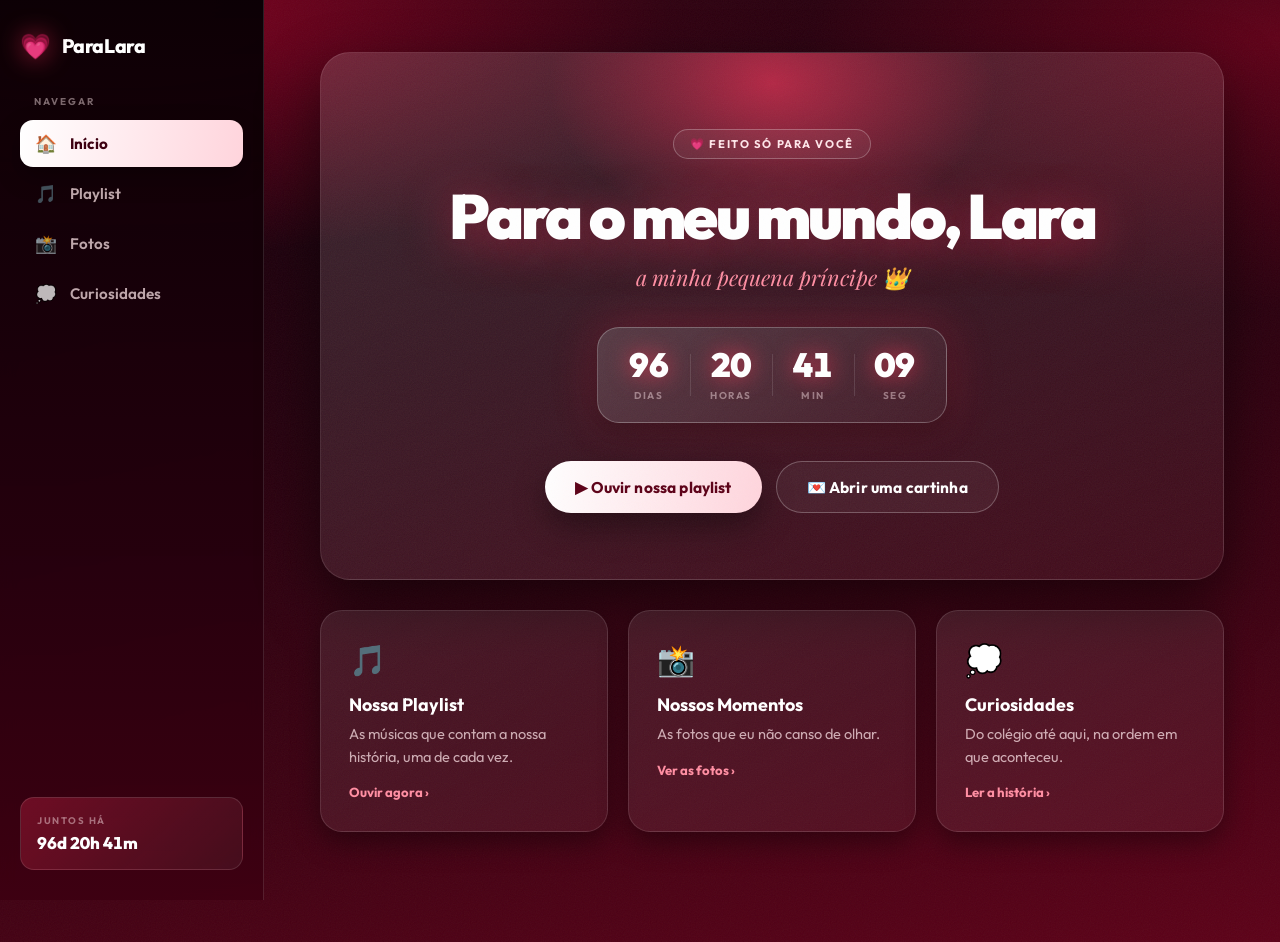
<file: index.html>
<!DOCTYPE html>
<html lang="pt-BR">
<head>
<meta charset="UTF-8" />
<meta name="viewport" content="width=device-width, initial-scale=1.0" />
<meta name="robots" content="noindex, nofollow" />
<title>Para Lara 💗</title>
<link rel="icon" href="data:image/svg+xml,<svg xmlns=%22http://www.w3.org/2000/svg%22 viewBox=%220 0 100 100%22><text y=%22.9em%22 font-size=%2290%22>💗</text></svg>" />
<link rel="preconnect" href="https://fonts.googleapis.com" />
<link rel="preconnect" href="https://fonts.gstatic.com" crossorigin />
<link href="https://fonts.googleapis.com/css2?family=Outfit:wght@400;500;600;700;800;900&family=Playfair+Display:ital,wght@1,500;1,600&display=swap" rel="stylesheet" />
<link rel="stylesheet" href="css/style.css" />
</head>
<body>
<div class="app">
  <aside class="sidebar">
    <div class="brand"><span class="logo">💗</span> ParaLara</div>
    <p class="nav-label">Navegar</p>
    <nav class="nav-links">
      <a href="index.html" data-page="index.html"><span class="ic">🏠</span> Início</a>
      <a href="playlist.html" data-page="playlist.html"><span class="ic">🎵</span> Playlist</a>
      <a href="fotos.html" data-page="fotos.html"><span class="ic">📸</span> Fotos</a>
      <a href="curiosidades.html" data-page="curiosidades.html"><span class="ic">💭</span> Curiosidades</a>
    </nav>
    <div class="sidebar-footer">
      <div class="together-counter">
        <div class="label">Juntos há</div>
        <div class="value" id="togetherCompact">--</div>
      </div>
    </div>
  </aside>

  <main class="main">
    <section class="hero">
      <span class="hero-badge">💗 feito só para você</span>
      <h1>Para o meu mundo, Lara</h1>
      <p class="subtitle">a minha pequena príncipe 👑</p>

      <div class="together-hero">
        <div class="unit"><span class="num" id="hDays">0</span><span class="lbl">dias</span></div>
        <div class="unit"><span class="num" id="hHours">00</span><span class="lbl">horas</span></div>
        <div class="unit"><span class="num" id="hMinutes">00</span><span class="lbl">min</span></div>
        <div class="unit"><span class="num" id="hSeconds">00</span><span class="lbl">seg</span></div>
      </div>

      <div class="hero-actions">
        <a class="btn btn-primary" href="playlist.html">▶ Ouvir nossa playlist</a>
        <button class="btn btn-ghost" id="openLetter">💌 Abrir uma cartinha</button>
      </div>

    </section>

    <div class="quick-links">
      <a class="quick-card" href="playlist.html">
        <span class="qi">🎵</span>
        <h3>Nossa Playlist</h3>
        <p>As músicas que contam a nossa história, uma de cada vez.</p>
        <span class="go">Ouvir agora ›</span>
      </a>
      <a class="quick-card" href="fotos.html">
        <span class="qi">📸</span>
        <h3>Nossos Momentos</h3>
        <p>As fotos que eu não canso de olhar.</p>
        <span class="go">Ver as fotos ›</span>
      </a>
      <a class="quick-card" href="curiosidades.html">
        <span class="qi">💭</span>
        <h3>Curiosidades</h3>
        <p>Do colégio até aqui, na ordem em que aconteceu.</p>
        <span class="go">Ler a história ›</span>
      </a>
    </div>
  </main>
</div>

<nav class="bottom-nav">
  <a href="index.html" data-page="index.html"><span class="ic">🏠</span>Início</a>
  <a href="playlist.html" data-page="playlist.html"><span class="ic">🎵</span>Playlist</a>
  <a href="fotos.html" data-page="fotos.html"><span class="ic">📸</span>Fotos</a>
  <a href="curiosidades.html" data-page="curiosidades.html"><span class="ic">💭</span>Curiosidades</a>
</nav>

<div class="letter-modal" id="letterModal">
  <div class="letter-card">
    <button class="letter-close" id="closeLetter">✕</button>
    <div class="stamp">💌</div>
    <h3>Pra você, Lara</h3>
    <!-- EDITE AQUI o texto da cartinha, se quiser mudar algo -->
    <!-- Nota: não consegui acessar sites de letras pra conferir a citação do Lil Peep e a da Verity
         palavra por palavra (rede bloqueada aqui). Vale conferir rapidinho antes de mandar pra ela. -->
    <p>Se você chegou até aqui, ou clicou sem querer três vezes no coraçãozinho do menu, ou fui eu mesmo que te mandei esse link de propósito, porque eu já não estava aguentando mais guardar isso só pra mim. De qualquer jeito, que bom que você está lendo.

Eu podia começar com um "eu te amo" simples, e já seria verdade suficiente pra encher qualquer cartão. Mas o que eu sinto por você não cabe em três palavras. Cabe, no máximo, numa playlist inteira, numa página cheia de foto boba nossa, e agora nessa carta longa demais, que eu escrevi assim de propósito, porque você merece parágrafo, e não legenda.

Tem uma coisa engraçada sobre química: ela nunca pergunta se você quer sentir. Dois elementos se encontram e ou reagem, ou não reagem. Não existe meio termo, não existe "vamos ver como fica". Com a gente foi reação na hora, sem aviso, sem chance de recuar. Instável, quente, meio imprevisível, do jeito que toda reação boa costuma ser. Eu não sou de romantizar ciência à toa, mas com você até a tabela periódica virou poesia.

E tem noite que eu fico pensando nisso com uma seriedade absurda. Em como é possível uma pessoa mexer com a temperatura de um ambiente inteiro só de entrar nele. Você faz isso comigo. Você chega, e tudo em mim sobe alguns graus. É o tipo de coisa que eu não consigo explicar direito, só sentir. E sentir você é sempre um pouco mais intenso do que eu estava preparado pra aguentar.

É engraçado como boa parte da trilha sonora que a gente ouve entende isso melhor do que qualquer aula. O Lil Peep já cantava <em>"I do awful things for you, awful things"</em>, e eu entendo o exagero. Existe um tipo de amor que deixa a gente disposto a ser um pouco irracional, um pouco intenso demais, só porque a pessoa vale cada segundo. Comigo é exatamente assim com você.

E o Chase Atlantic tem aquela vibe suja e sincera ao mesmo tempo, aquele som que parece confissão de madrugada, de coisa que só se diz baixinho e com a luz apagada. Toda vez que toca, eu penso nas nossas madrugadas. Naquela hora em que ninguém desliga a chamada primeiro, porque nenhum dos dois quer que acabe.

Tem também a Verity. Eu não vou fingir que aquele livro é uma declaração de amor bonitinha, ele é sombrio, tenso, incômodo em vários pontos. Mas ficou martelando na minha cabeça aquela ideia de que dá pra amar alguém e, mesmo assim, escolher machucar essa pessoa. E é exatamente o contrário disso que eu quero construir com você. Eu quero te amar e escolher, todo dia, fazer o oposto. Escolher te cuidar, escolher te escutar, escolher ficar, inclusive nos dias em que ficar for a parte mais difícil.

Química, música, livro sombrio. No fim, tudo isso é só um jeito diferente de dizer a mesma coisa: que eu sou seu, de um jeito intenso, de um jeito que às vezes nem eu sei explicar. Você é a pessoa que eu quero beijar depois de um dia ruim, e a primeira que eu quero procurar quando alguma coisa boa acontece. Você é a minha pequena príncipe, sim, escrito errado mesmo, porque as coisas mais nossas nunca precisaram fazer sentido pra mais ninguém, só pra gente.

Enquanto você lia isso, alguma música da nossa playlist estava tocando em algum lugar do mundo. Considere essa carta o encarte dela.

Eu te amo. De reação química, de letra de música, de livro sombrio, de tudo o que a gente é.</p>
    <div class="sign">Sempre seu, Theo 💗</div>
  </div>
</div>

<script src="js/main.js"></script>
</body>
</html>
</file>
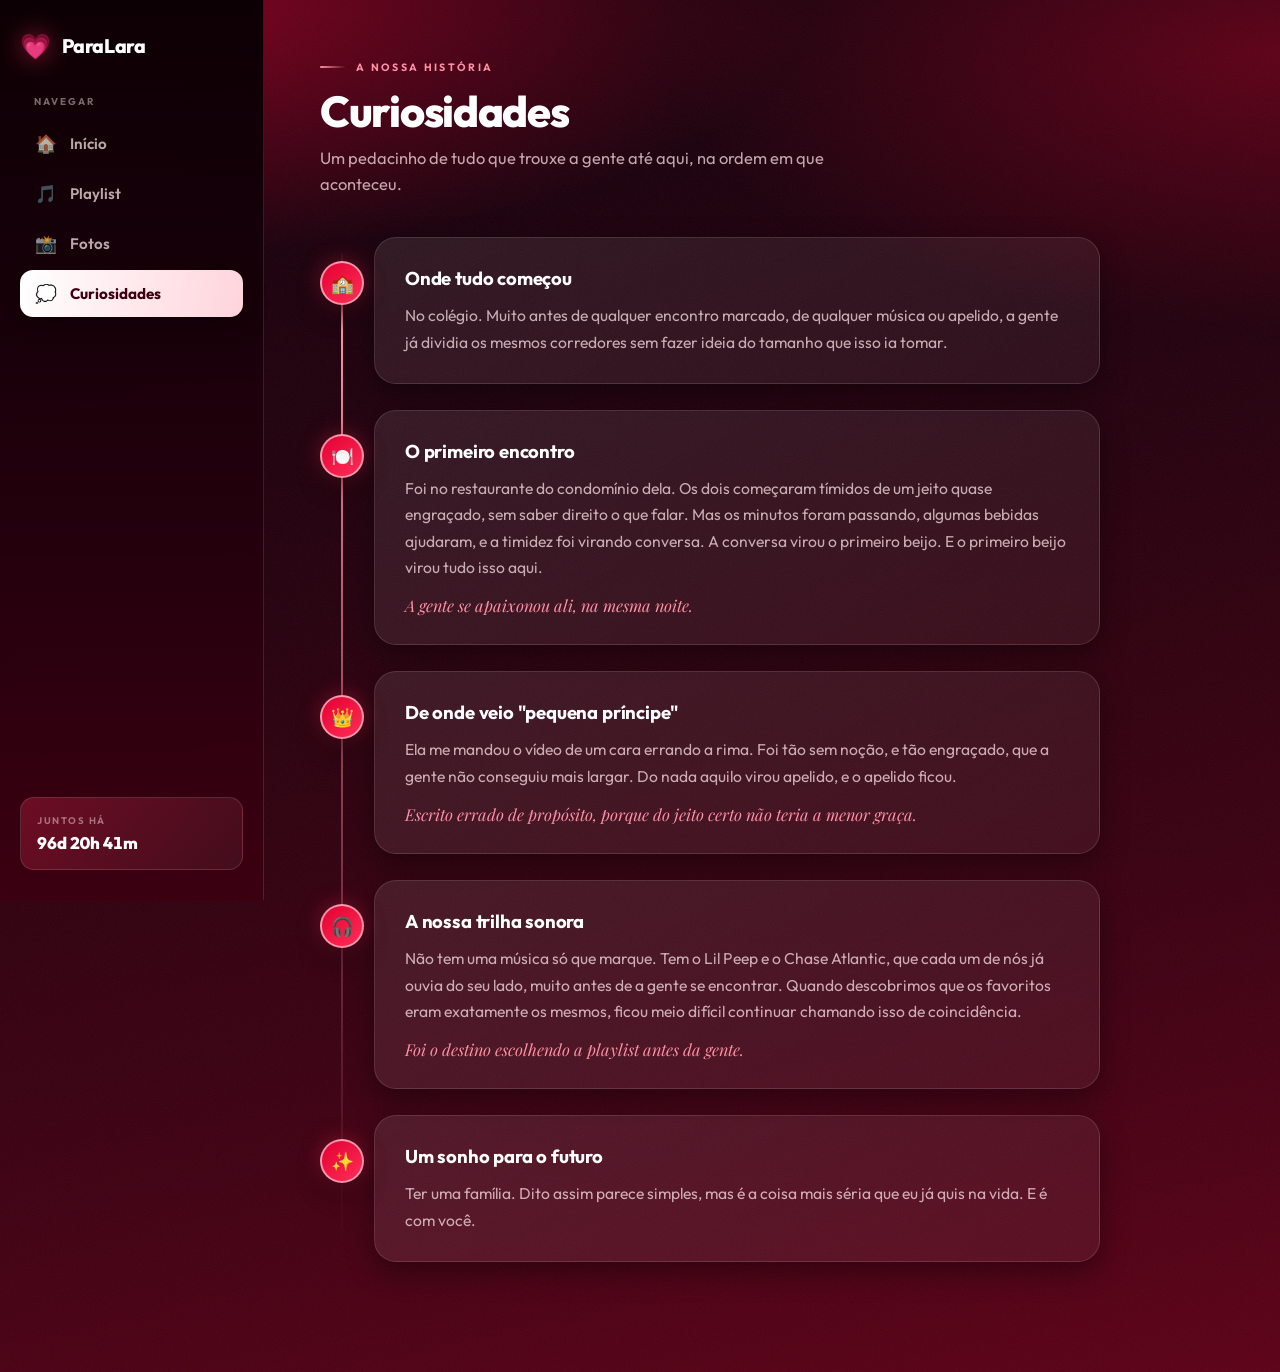
<file: curiosidades.html>
<!DOCTYPE html>
<html lang="pt-BR">
<head>
<meta charset="UTF-8" />
<meta name="viewport" content="width=device-width, initial-scale=1.0" />
<meta name="robots" content="noindex, nofollow" />
<title>Curiosidades 💭</title>
<link rel="icon" href="data:image/svg+xml,<svg xmlns=%22http://www.w3.org/2000/svg%22 viewBox=%220 0 100 100%22><text y=%22.9em%22 font-size=%2290%22>💗</text></svg>" />
<link rel="preconnect" href="https://fonts.googleapis.com" />
<link rel="preconnect" href="https://fonts.gstatic.com" crossorigin />
<link href="https://fonts.googleapis.com/css2?family=Outfit:wght@400;500;600;700;800;900&family=Playfair+Display:ital,wght@1,500;1,600&display=swap" rel="stylesheet" />
<link rel="stylesheet" href="css/style.css" />
</head>
<body>
<div class="app">
  <aside class="sidebar">
    <div class="brand"><span class="logo">💗</span> ParaLara</div>
    <p class="nav-label">Navegar</p>
    <nav class="nav-links">
      <a href="index.html" data-page="index.html"><span class="ic">🏠</span> Início</a>
      <a href="playlist.html" data-page="playlist.html"><span class="ic">🎵</span> Playlist</a>
      <a href="fotos.html" data-page="fotos.html"><span class="ic">📸</span> Fotos</a>
      <a href="curiosidades.html" data-page="curiosidades.html"><span class="ic">💭</span> Curiosidades</a>
    </nav>
    <div class="sidebar-footer">
      <div class="together-counter">
        <div class="label">Juntos há</div>
        <div class="value" id="togetherCompact">--</div>
      </div>
    </div>
  </aside>

  <main class="main">
    <header class="page-header">
      <span class="eyebrow">A nossa história</span>
      <h1>Curiosidades</h1>
      <p>Um pedacinho de tudo que trouxe a gente até aqui, na ordem em que aconteceu.</p>
    </header>

    <div class="timeline" id="timeline">
      <!-- gerado por js/curiosidades.js -->
    </div>
  </main>
</div>

<nav class="bottom-nav">
  <a href="index.html" data-page="index.html"><span class="ic">🏠</span>Início</a>
  <a href="playlist.html" data-page="playlist.html"><span class="ic">🎵</span>Playlist</a>
  <a href="fotos.html" data-page="fotos.html"><span class="ic">📸</span>Fotos</a>
  <a href="curiosidades.html" data-page="curiosidades.html"><span class="ic">💭</span>Curiosidades</a>
</nav>

<script src="js/main.js"></script>
<script src="js/curiosidades.js"></script>
</body>
</html>
</file>
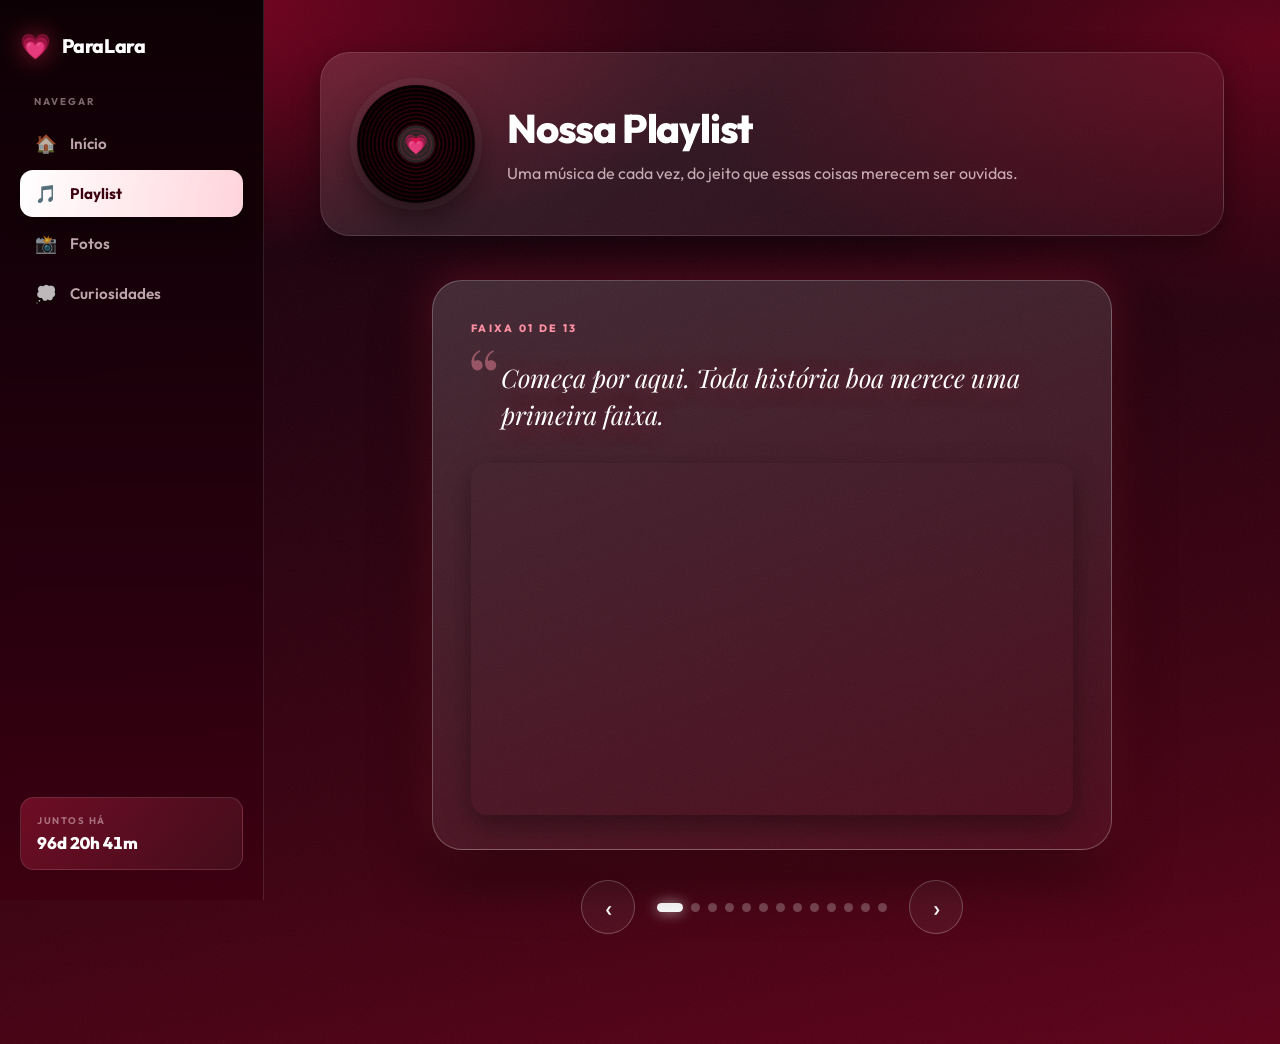
<file: playlist.html>
<!DOCTYPE html>
<html lang="pt-BR">
<head>
<meta charset="UTF-8" />
<meta name="viewport" content="width=device-width, initial-scale=1.0" />
<meta name="robots" content="noindex, nofollow" />
<title>Nossa Playlist 🎵</title>
<link rel="icon" href="data:image/svg+xml,<svg xmlns=%22http://www.w3.org/2000/svg%22 viewBox=%220 0 100 100%22><text y=%22.9em%22 font-size=%2290%22>💗</text></svg>" />
<link rel="preconnect" href="https://fonts.googleapis.com" />
<link rel="preconnect" href="https://fonts.gstatic.com" crossorigin />
<link href="https://fonts.googleapis.com/css2?family=Outfit:wght@400;500;600;700;800;900&family=Playfair+Display:ital,wght@1,500;1,600&display=swap" rel="stylesheet" />
<link rel="stylesheet" href="css/style.css" />
</head>
<body>
<div class="app">
  <aside class="sidebar">
    <div class="brand"><span class="logo">💗</span> ParaLara</div>
    <p class="nav-label">Navegar</p>
    <nav class="nav-links">
      <a href="index.html" data-page="index.html"><span class="ic">🏠</span> Início</a>
      <a href="playlist.html" data-page="playlist.html"><span class="ic">🎵</span> Playlist</a>
      <a href="fotos.html" data-page="fotos.html"><span class="ic">📸</span> Fotos</a>
      <a href="curiosidades.html" data-page="curiosidades.html"><span class="ic">💭</span> Curiosidades</a>
    </nav>
    <div class="sidebar-footer">
      <div class="together-counter">
        <div class="label">Juntos há</div>
        <div class="value" id="togetherCompact">--</div>
      </div>
    </div>
  </aside>

  <main class="main">
    <div class="playlist-hero" id="playlistHero">
      <div class="vinyl"></div>
      <div class="playlist-hero-info">
        <h1>Nossa Playlist</h1>
        <p>Uma música de cada vez, do jeito que essas coisas merecem ser ouvidas.</p>
      </div>
    </div>

    <section class="player-stage">
      <article class="player-card is-visible" id="playerCard">
        <div class="player-top">
          <span class="player-counter" id="playerCounter">Faixa 01</span>
          <span class="player-track-name" id="playerTrackName"></span>
        </div>

        <blockquote class="player-quote">
          <p class="player-phrase" id="playerPhrase"></p>
        </blockquote>

        <div class="player-embed" id="playerEmbed"></div>
      </article>

      <div class="player-nav">
        <button class="player-arrow" id="prevTrack" aria-label="Música anterior">‹</button>
        <div class="player-dots" id="playerDots"></div>
        <button class="player-arrow" id="nextTrack" aria-label="Próxima música">›</button>
      </div>
    </section>
  </main>
</div>

<nav class="bottom-nav">
  <a href="index.html" data-page="index.html"><span class="ic">🏠</span>Início</a>
  <a href="playlist.html" data-page="playlist.html"><span class="ic">🎵</span>Playlist</a>
  <a href="fotos.html" data-page="fotos.html"><span class="ic">📸</span>Fotos</a>
  <a href="curiosidades.html" data-page="curiosidades.html"><span class="ic">💭</span>Curiosidades</a>
</nav>

<script src="js/main.js"></script>
<script src="js/playlist.js"></script>
</body>
</html>
</file>
<file: css/style.css>
/* ==========================================================
   ParaLara — sistema visual
   Vermelho dominante, branco como destaque.
   ========================================================== */

:root {
  /* vermelhos */
  --red-950: #12000a;
  --red-900: #24000d;
  --red-800: #3d0011;
  --red-700: #5c0017;
  --red-600: #8a001f;
  --red-500: #b80028;
  --red-400: #e30032;
  --red-300: #ff2e57;
  --rose: #ff8fa3;

  /* neutros */
  --white: #ffffff;
  --ink: #ffe6ea;
  --ink-dim: rgba(255, 230, 234, 0.72);
  --ink-faint: rgba(255, 230, 234, 0.45);

  /* superfícies */
  --surface-1: rgba(255, 255, 255, 0.05);
  --surface-2: rgba(255, 255, 255, 0.09);
  --surface-3: rgba(255, 255, 255, 0.14);
  --line: rgba(255, 255, 255, 0.12);
  --line-strong: rgba(255, 255, 255, 0.26);

  /* sombras */
  --sh-sm: 0 2px 8px rgba(0, 0, 0, 0.3);
  --sh-md: 0 10px 28px rgba(0, 0, 0, 0.38);
  --sh-lg: 0 24px 56px rgba(0, 0, 0, 0.5);
  --sh-glow: 0 0 44px rgba(255, 46, 87, 0.28);

  --radius-sm: 14px;
  --radius: 22px;
  --radius-lg: 30px;

  --sidebar-w: 264px;
  --ease: cubic-bezier(0.22, 0.9, 0.32, 1);
  --noise: url("data:image/svg+xml,%3Csvg xmlns='http://www.w3.org/2000/svg' width='180' height='180'%3E%3Cfilter id='n'%3E%3CfeTurbulence type='fractalNoise' baseFrequency='0.85' numOctaves='3'/%3E%3C/filter%3E%3Crect width='180' height='180' filter='url(%23n)' opacity='0.05'/%3E%3C/svg%3E");
}

* { box-sizing: border-box; }

html, body { margin: 0; padding: 0; }

body {
  font-family: "Outfit", "Helvetica Neue", Arial, sans-serif;
  background:
    var(--noise),
    radial-gradient(90% 46vh at 8% 0, rgba(227, 0, 50, 0.55) 0%, transparent 62%),
    radial-gradient(80% 50vh at 100% 4%, rgba(138, 0, 31, 0.6) 0%, transparent 60%),
    linear-gradient(168deg, var(--red-950) 0%, var(--red-900) 38%, var(--red-800) 72%, var(--red-700) 100%);
  color: var(--ink);
  min-height: 100vh;
  overflow-x: hidden;
  -webkit-font-smoothing: antialiased;
}

a { text-decoration: none; color: inherit; }
button { font-family: inherit; cursor: pointer; border: none; background: none; color: inherit; }
::selection { background: var(--white); color: var(--red-700); }

::-webkit-scrollbar { width: 10px; height: 10px; }
::-webkit-scrollbar-track { background: transparent; }
::-webkit-scrollbar-thumb { background: rgba(255,255,255,0.16); border-radius: 10px; }
::-webkit-scrollbar-thumb:hover { background: rgba(255,255,255,0.3); }

/* ---------------- Layout ---------------- */
.app { display: flex; min-height: 100vh; }

.sidebar {
  width: var(--sidebar-w);
  flex-shrink: 0;
  background: linear-gradient(180deg, rgba(8,0,4,0.96) 0%, rgba(36,0,13,0.9) 60%, rgba(61,0,17,0.86) 100%);
  border-right: 1px solid var(--line);
  backdrop-filter: blur(8px);
  display: flex;
  flex-direction: column;
  padding: 30px 20px;
  position: sticky;
  top: 0;
  height: 100vh;
}

.brand {
  display: flex;
  align-items: center;
  gap: 11px;
  font-size: 1.22rem;
  font-weight: 800;
  letter-spacing: -0.02em;
  color: var(--white);
  margin-bottom: 34px;
  user-select: none;
}
.brand .logo {
  font-size: 1.55rem;
  cursor: pointer;
  display: inline-block;
  transition: transform 0.25s var(--ease);
  filter: drop-shadow(0 0 12px rgba(255, 46, 87, 0.7));
}
.brand .logo:hover { transform: scale(1.18) rotate(-8deg); }
.brand .logo:active { transform: scale(0.86); }

.nav-label {
  font-size: 0.62rem;
  font-weight: 700;
  letter-spacing: 0.2em;
  text-transform: uppercase;
  color: var(--ink-faint);
  margin: 0 0 12px 14px;
}

.nav-links { display: flex; flex-direction: column; gap: 3px; }
.nav-links a {
  display: flex;
  align-items: center;
  gap: 13px;
  padding: 12px 15px;
  border-radius: 13px;
  color: var(--ink-dim);
  font-weight: 600;
  font-size: 0.95rem;
  position: relative;
  transition: background 0.22s var(--ease), color 0.22s var(--ease), transform 0.22s var(--ease);
}
.nav-links a .ic { font-size: 1.1rem; width: 22px; text-align: center; transition: transform 0.22s var(--ease); }
.nav-links a:hover { color: var(--white); background: var(--surface-2); transform: translateX(4px); }
.nav-links a:hover .ic { transform: scale(1.18); }
.nav-links a.active {
  color: var(--red-800);
  background: linear-gradient(100deg, var(--white), #ffd4dc);
  box-shadow: 0 10px 24px rgba(0,0,0,0.32);
  font-weight: 700;
}

.sidebar-footer { margin-top: auto; padding-top: 20px; }

.together-counter {
  position: relative;
  overflow: hidden;
  background: linear-gradient(140deg, rgba(255,46,87,0.28), var(--surface-1));
  border: 1px solid var(--line);
  border-radius: var(--radius-sm);
  padding: 16px;
}
.together-counter .label {
  text-transform: uppercase;
  letter-spacing: 0.16em;
  color: var(--ink-faint);
  font-size: 0.6rem;
  font-weight: 700;
  margin-bottom: 6px;
}
.together-counter .value {
  font-size: 1.05rem;
  font-weight: 800;
  color: var(--white);
  font-variant-numeric: tabular-nums;
}

.main {
  flex: 1;
  min-width: 0;
  padding: 52px 56px 110px;
  position: relative;
}
@media (max-width: 1100px) { .main { padding: 42px 34px 110px; } }

/* ---------------- Cabeçalho de página ---------------- */
.page-header { margin-bottom: 40px; }
.eyebrow {
  display: inline-flex;
  align-items: center;
  gap: 10px;
  font-size: 0.66rem;
  font-weight: 700;
  letter-spacing: 0.22em;
  text-transform: uppercase;
  color: var(--rose);
  margin-bottom: 14px;
}
.eyebrow::before {
  content: "";
  width: 26px;
  height: 2px;
  border-radius: 2px;
  background: linear-gradient(90deg, var(--rose), transparent);
}
.page-header h1 {
  font-size: clamp(1.9rem, 4vw, 2.7rem);
  margin: 0 0 10px;
  font-weight: 800;
  letter-spacing: -0.03em;
  color: var(--white);
  line-height: 1.08;
}
.page-header p {
  color: var(--ink-dim);
  margin: 0;
  font-size: 1.03rem;
  max-width: 52ch;
  line-height: 1.6;
}

/* ---------------- Nav inferior (mobile) ---------------- */
.bottom-nav { display: none; }

@media (max-width: 860px) {
  .sidebar { display: none; }
  .main { padding: 30px 20px 108px; }
  .bottom-nav {
    display: flex;
    position: fixed;
    bottom: 0; left: 0; right: 0;
    background: linear-gradient(180deg, rgba(61,0,17,0.92), rgba(8,0,4,0.98));
    backdrop-filter: blur(14px);
    padding: 9px 8px calc(9px + env(safe-area-inset-bottom));
    z-index: 40;
    box-shadow: 0 -10px 30px rgba(0,0,0,0.45);
    border-top: 1px solid var(--line);
  }
  .bottom-nav a {
    flex: 1;
    display: flex;
    flex-direction: column;
    align-items: center;
    gap: 3px;
    color: var(--ink-faint);
    font-size: 0.64rem;
    font-weight: 700;
    padding: 8px 0;
    border-radius: 13px;
    transition: color 0.2s var(--ease), background 0.2s var(--ease);
  }
  .bottom-nav a .ic { font-size: 1.2rem; transition: transform 0.2s var(--ease); }
  .bottom-nav a.active { color: var(--red-800); background: linear-gradient(180deg, var(--white), #ffd4dc); }
  .bottom-nav a.active .ic { transform: translateY(-2px) scale(1.06); }
}

/* ---------------- Home ---------------- */
.hero {
  position: relative;
  overflow: hidden;
  border-radius: var(--radius-lg);
  border: 1px solid var(--line);
  background: linear-gradient(158deg, rgba(255,255,255,0.13), rgba(255,255,255,0.03));
  box-shadow: var(--sh-lg);
  padding: 76px 44px 66px;
  text-align: center;
}
.hero::before {
  content: "";
  position: absolute;
  top: -180px; left: 50%;
  width: 620px; height: 420px;
  transform: translateX(-50%);
  background: radial-gradient(closest-side, rgba(255, 46, 87, 0.6), transparent 72%);
  pointer-events: none;
}
.hero::after {
  content: "";
  position: absolute;
  inset: 0;
  background: var(--noise);
  opacity: 0.7;
  pointer-events: none;
}

.hero > * { position: relative; }

.hero-badge {
  display: inline-flex;
  align-items: center;
  gap: 8px;
  padding: 7px 16px;
  border-radius: 999px;
  border: 1px solid var(--line-strong);
  background: var(--surface-1);
  font-size: 0.7rem;
  font-weight: 700;
  letter-spacing: 0.14em;
  text-transform: uppercase;
  color: var(--ink);
  margin-bottom: 26px;
}

.hero h1 {
  font-size: clamp(2.1rem, 5.6vw, 3.9rem);
  margin: 0 0 14px;
  font-weight: 900;
  letter-spacing: -0.045em;
  line-height: 1.02;
  color: var(--white);
  text-shadow: 0 6px 46px rgba(255, 46, 87, 0.5);
}
.hero .subtitle {
  font-family: "Playfair Display", Georgia, serif;
  font-style: italic;
  font-size: clamp(1.05rem, 2.2vw, 1.35rem);
  color: var(--rose);
  margin: 0 0 36px;
}

.together-hero {
  display: inline-flex;
  align-items: stretch;
  background: linear-gradient(140deg, rgba(255,255,255,0.15), rgba(255,255,255,0.04));
  border: 1px solid var(--line-strong);
  box-shadow: var(--sh-md), var(--sh-glow);
  border-radius: var(--radius);
  padding: 20px 10px;
  margin-bottom: 38px;
  flex-wrap: wrap;
  justify-content: center;
}
.together-hero .unit {
  text-align: center;
  min-width: 82px;
  padding: 0 16px;
  position: relative;
}
.together-hero .unit + .unit::before {
  content: "";
  position: absolute;
  left: 0; top: 6px; bottom: 6px;
  width: 1px;
  background: var(--line);
}
.together-hero .unit .num {
  font-size: clamp(1.6rem, 3.4vw, 2.1rem);
  font-weight: 900;
  color: var(--white);
  display: block;
  line-height: 1;
  font-variant-numeric: tabular-nums;
  text-shadow: 0 0 22px rgba(255, 60, 90, 0.75);
}
.together-hero .unit .lbl {
  display: block;
  margin-top: 8px;
  font-size: 0.62rem;
  text-transform: uppercase;
  letter-spacing: 0.16em;
  font-weight: 700;
  color: var(--ink-faint);
}

.hero-actions {
  display: flex;
  gap: 14px;
  justify-content: center;
  flex-wrap: wrap;
}

.btn {
  display: inline-flex;
  align-items: center;
  gap: 9px;
  padding: 15px 30px;
  border-radius: 999px;
  font-weight: 700;
  font-size: 0.97rem;
  letter-spacing: 0.01em;
  transition: transform 0.25s var(--ease), box-shadow 0.25s var(--ease), background 0.25s var(--ease);
}
.btn:hover { transform: translateY(-3px); }
.btn:active { transform: translateY(-1px) scale(0.98); }
.btn-primary {
  background: linear-gradient(100deg, var(--white), #ffd4dc);
  color: var(--red-700);
  box-shadow: 0 14px 32px rgba(0,0,0,0.4);
}
.btn-primary:hover { box-shadow: 0 20px 40px rgba(0,0,0,0.45), 0 0 30px rgba(255,255,255,0.35); }
.btn-ghost {
  background: var(--surface-1);
  color: var(--white);
  border: 1.5px solid var(--line-strong);
}
.btn-ghost:hover { background: var(--surface-3); border-color: var(--white); }

.quick-links {
  display: grid;
  grid-template-columns: repeat(3, 1fr);
  gap: 20px;
  margin-top: 30px;
}
@media (max-width: 820px) { .quick-links { grid-template-columns: 1fr; } }

.quick-card {
  position: relative;
  display: block;
  padding: 30px 28px;
  border-radius: var(--radius);
  border: 1px solid var(--line);
  background: linear-gradient(150deg, var(--surface-2), var(--surface-1));
  box-shadow: var(--sh-md);
  overflow: hidden;
  transition: transform 0.28s var(--ease), box-shadow 0.28s var(--ease), border-color 0.28s var(--ease);
}
.quick-card::after {
  content: "";
  position: absolute;
  inset: 0;
  background: linear-gradient(140deg, rgba(255,46,87,0.3), transparent 60%);
  opacity: 0;
  transition: opacity 0.28s var(--ease);
  pointer-events: none;
}
.quick-card:hover {
  transform: translateY(-7px);
  border-color: var(--line-strong);
  box-shadow: var(--sh-lg), var(--sh-glow);
}
.quick-card:hover::after { opacity: 1; }
.quick-card .qi { font-size: 1.9rem; display: block; margin-bottom: 14px; position: relative; }
.quick-card h3 {
  margin: 0 0 7px;
  font-size: 1.12rem;
  font-weight: 700;
  color: var(--white);
  position: relative;
}
.quick-card p { margin: 0; color: var(--ink-dim); font-size: 0.91rem; line-height: 1.55; position: relative; }
.quick-card .go {
  display: inline-block;
  margin-top: 16px;
  font-size: 0.82rem;
  font-weight: 700;
  color: var(--rose);
  position: relative;
  transition: transform 0.28s var(--ease);
}
.quick-card:hover .go { transform: translateX(6px); }

/* ---------------- Playlist ---------------- */
.playlist-hero {
  display: flex;
  align-items: center;
  gap: 32px;
  background: linear-gradient(140deg, rgba(255,255,255,0.12), rgba(255,255,255,0.03));
  border: 1px solid var(--line);
  border-radius: var(--radius-lg);
  padding: 32px 36px;
  margin-bottom: 44px;
  box-shadow: var(--sh-md);
  flex-wrap: wrap;
}

.vinyl {
  width: 118px;
  height: 118px;
  border-radius: 50%;
  flex-shrink: 0;
  position: relative;
  background:
    radial-gradient(circle at center, var(--red-400) 0 7%, transparent 7.6%),
    radial-gradient(circle at center, rgba(255,255,255,0.14) 0 22%, transparent 22.4%),
    repeating-radial-gradient(circle at center, #070003 0, #070003 2px, #2c0009 3px, #2c0009 4px);
  box-shadow: 0 14px 34px rgba(0,0,0,0.55), 0 0 0 7px rgba(255,255,255,0.05), inset 0 0 30px rgba(0,0,0,0.8);
  animation: spin 7s linear infinite;
  animation-play-state: paused;
}
.playlist-hero.playing .vinyl { animation-play-state: running; }
.vinyl::after {
  content: "💗";
  position: absolute;
  inset: 0;
  display: flex;
  align-items: center;
  justify-content: center;
  font-size: 1.2rem;
}
@keyframes spin { to { transform: rotate(360deg); } }

.playlist-hero-info { flex: 1; min-width: 240px; }
.playlist-hero-info h1 {
  margin: 0 0 8px;
  font-size: clamp(1.8rem, 4vw, 2.5rem);
  font-weight: 800;
  letter-spacing: -0.03em;
  color: var(--white);
}
.playlist-hero-info p { margin: 0; color: var(--ink-dim); line-height: 1.55; }

.player-stage { max-width: 680px; margin: 0 auto; }

.player-card {
  position: relative;
  border-radius: var(--radius-lg);
  border: 1px solid var(--line-strong);
  background: linear-gradient(160deg, rgba(255,255,255,0.15), rgba(255,255,255,0.035));
  box-shadow: var(--sh-lg), var(--sh-glow);
  padding: 40px 38px 34px;
  opacity: 0;
  transform: translateY(12px);
  transition: opacity 0.4s var(--ease), transform 0.4s var(--ease);
}
.player-card.is-visible { opacity: 1; transform: none; }
.player-card::after {
  content: "";
  position: absolute;
  inset: 0;
  border-radius: inherit;
  background: var(--noise);
  opacity: 0.6;
  pointer-events: none;
}

.player-top {
  display: flex;
  align-items: center;
  justify-content: space-between;
  gap: 14px;
  margin-bottom: 24px;
  position: relative;
}
.player-counter {
  font-size: 0.66rem;
  font-weight: 800;
  letter-spacing: 0.22em;
  text-transform: uppercase;
  color: var(--rose);
}
.player-track-name {
  font-size: 0.78rem;
  font-weight: 600;
  color: var(--ink-faint);
  text-align: right;
  max-width: 60%;
  overflow: hidden;
  text-overflow: ellipsis;
  white-space: nowrap;
}

.player-quote {
  position: relative;
  margin: 0 0 30px;
  padding-left: 30px;
}
.player-quote::before {
  content: "“";
  position: absolute;
  left: -4px;
  top: -24px;
  font-family: "Playfair Display", Georgia, serif;
  font-size: 5rem;
  line-height: 1;
  color: rgba(255, 143, 163, 0.45);
}
.player-phrase {
  font-family: "Playfair Display", Georgia, serif;
  font-style: italic;
  font-size: clamp(1.2rem, 2.6vw, 1.6rem);
  line-height: 1.45;
  color: var(--white);
  margin: 0;
  text-shadow: 0 2px 24px rgba(255, 46, 87, 0.35);
}

.player-embed { position: relative; }
.player-embed iframe {
  display: block;
  width: 100%;
  border: none;
  border-radius: 16px;
  box-shadow: var(--sh-md);
}

.player-nav {
  display: flex;
  align-items: center;
  justify-content: center;
  gap: 22px;
  margin-top: 30px;
}
.player-arrow {
  width: 54px;
  height: 54px;
  border-radius: 50%;
  border: 1px solid var(--line-strong);
  background: var(--surface-1);
  color: var(--white);
  font-size: 1.7rem;
  line-height: 1;
  display: flex;
  align-items: center;
  justify-content: center;
  flex-shrink: 0;
  transition: background 0.24s var(--ease), color 0.24s var(--ease), transform 0.24s var(--ease), box-shadow 0.24s var(--ease);
}
.player-arrow:hover {
  background: linear-gradient(135deg, var(--white), #ffd4dc);
  color: var(--red-700);
  transform: scale(1.1);
  box-shadow: 0 12px 28px rgba(0,0,0,0.4);
}
.player-arrow:active { transform: scale(0.93); }

.player-dots { display: flex; gap: 8px; flex-wrap: wrap; justify-content: center; max-width: 320px; }
.player-dot {
  width: 9px;
  height: 9px;
  padding: 0;
  border-radius: 999px;
  background: rgba(255,255,255,0.26);
  transition: background 0.24s var(--ease), transform 0.24s var(--ease), width 0.24s var(--ease);
}
.player-dot:hover { background: rgba(255,255,255,0.65); transform: scale(1.3); }
.player-dot.active {
  background: var(--white);
  width: 26px;
  box-shadow: 0 0 14px rgba(255,255,255,0.65);
}

@media (max-width: 560px) {
  .player-card { padding: 30px 20px 26px; }
  .player-quote { padding-left: 18px; }
  .player-quote::before { font-size: 3.6rem; top: -16px; }
  .player-nav { gap: 14px; }
  .player-arrow { width: 48px; height: 48px; }
  .playlist-hero { padding: 24px; gap: 20px; }
  .vinyl { width: 84px; height: 84px; }
}

/* ---------------- Fotos ---------------- */
.photo-grid {
  columns: 3 250px;
  column-gap: 20px;
  max-width: 1120px;
}

.photo-card {
  position: relative;
  break-inside: avoid;
  margin-bottom: 20px;
  border-radius: var(--radius);
  overflow: hidden;
  border: 1px solid var(--line);
  box-shadow: var(--sh-md);
  cursor: pointer;
  background: var(--surface-1);
  transition: transform 0.3s var(--ease), box-shadow 0.3s var(--ease), border-color 0.3s var(--ease);
}
.photo-card:hover {
  transform: translateY(-6px);
  border-color: var(--line-strong);
  box-shadow: var(--sh-lg), var(--sh-glow);
}
.photo-card img {
  width: 100%;
  height: auto;
  display: block;
  transition: transform 0.45s var(--ease);
}
.photo-card:hover img { transform: scale(1.05); }

.photo-placeholder {
  display: flex;
  flex-direction: column;
  align-items: center;
  justify-content: center;
  gap: 8px;
  width: 100%;
  min-height: 240px;
  background: linear-gradient(150deg, var(--red-600), var(--red-900));
  color: var(--white);
  font-weight: 700;
  font-size: 0.85rem;
  text-align: center;
  padding: 12px;
}
.photo-placeholder .ph-icon { font-size: 2.1rem; }

.photo-caption {
  position: absolute;
  left: 0; right: 0; bottom: 0;
  padding: 40px 18px 16px;
  font-family: "Playfair Display", Georgia, serif;
  font-style: italic;
  font-size: 1rem;
  color: var(--white);
  background: linear-gradient(to top, rgba(18,0,10,0.92), transparent);
  opacity: 0;
  transform: translateY(8px);
  transition: opacity 0.3s var(--ease), transform 0.3s var(--ease);
  pointer-events: none;
}
.photo-card:hover .photo-caption { opacity: 1; transform: none; }
@media (hover: none) { .photo-caption { opacity: 1; transform: none; } }

.lightbox {
  position: fixed;
  inset: 0;
  background: rgba(8,0,4,0.94);
  backdrop-filter: blur(6px);
  display: none;
  align-items: center;
  justify-content: center;
  z-index: 100;
  padding: 30px;
}
.lightbox.open { display: flex; }
.lightbox-figure {
  margin: 0;
  display: flex;
  flex-direction: column;
  align-items: center;
  gap: 16px;
}
.lightbox img {
  max-width: 86vw;
  max-height: 76vh;
  border-radius: 16px;
  box-shadow: var(--sh-lg);
}
.lightbox figcaption {
  font-family: "Playfair Display", Georgia, serif;
  font-style: italic;
  font-size: 1.1rem;
  color: var(--ink);
}
.lightbox-close, .lightbox-nav {
  position: absolute;
  background: var(--surface-2);
  border: 1px solid var(--line);
  color: var(--white);
  border-radius: 50%;
  width: 48px;
  height: 48px;
  font-size: 1.4rem;
  display: flex;
  align-items: center;
  justify-content: center;
  transition: background 0.22s var(--ease);
}
.lightbox-close { top: 24px; right: 24px; }
.lightbox-nav.prev { left: 24px; top: 50%; transform: translateY(-50%); }
.lightbox-nav.next { right: 24px; top: 50%; transform: translateY(-50%); }
.lightbox-close:hover, .lightbox-nav:hover { background: var(--surface-3); }

/* ---------------- Curiosidades (linha do tempo) ---------------- */
.timeline {
  position: relative;
  max-width: 780px;
  padding-left: 54px;
}
.timeline::before {
  content: "";
  position: absolute;
  left: 21px;
  top: 14px;
  bottom: 14px;
  width: 2px;
  border-radius: 2px;
  background: linear-gradient(180deg, transparent, var(--rose) 8%, rgba(255,143,163,0.45) 50%, transparent);
}

.tl-item { position: relative; margin-bottom: 26px; }
.tl-item:last-child { margin-bottom: 0; }

.tl-dot {
  position: absolute;
  left: -54px;
  top: 24px;
  width: 44px;
  height: 44px;
  border-radius: 50%;
  display: flex;
  align-items: center;
  justify-content: center;
  font-size: 1.15rem;
  background: linear-gradient(140deg, var(--red-400), var(--red-300));
  border: 2px solid rgba(255,255,255,0.55);
  box-shadow: 0 10px 24px rgba(0,0,0,0.45), 0 0 22px rgba(255,46,87,0.4);
}

.tl-card {
  padding: 28px 30px;
  border-radius: var(--radius);
  border: 1px solid var(--line);
  background: linear-gradient(150deg, var(--surface-2), var(--surface-1));
  box-shadow: var(--sh-md);
  transition: transform 0.28s var(--ease), border-color 0.28s var(--ease), box-shadow 0.28s var(--ease);
}
.tl-card:hover {
  transform: translateX(6px);
  border-color: var(--line-strong);
  box-shadow: var(--sh-lg), var(--sh-glow);
}
.tl-card h3 {
  margin: 0 0 12px;
  font-size: 1.16rem;
  font-weight: 700;
  color: var(--white);
  letter-spacing: -0.01em;
}
.tl-card p {
  margin: 0;
  color: var(--ink-dim);
  font-size: 0.98rem;
  line-height: 1.68;
}
.tl-card .tl-highlight {
  display: block;
  margin-top: 14px;
  font-family: "Playfair Display", Georgia, serif;
  font-style: italic;
  font-size: 1.02rem;
  color: var(--rose);
}

@media (max-width: 560px) {
  .timeline { padding-left: 42px; }
  .timeline::before { left: 16px; }
  .tl-dot { left: -42px; width: 34px; height: 34px; font-size: 0.95rem; top: 20px; }
  .tl-card { padding: 22px 20px; }
}

/* ---------------- Carta ---------------- */
.letter-modal {
  position: fixed;
  inset: 0;
  background: rgba(8,0,4,0.86);
  backdrop-filter: blur(8px);
  display: none;
  align-items: center;
  justify-content: center;
  z-index: 100;
  padding: 24px;
}
.letter-modal.open { display: flex; }

.letter-card {
  position: relative;
  background: linear-gradient(165deg, var(--red-800), var(--red-950));
  border: 1px solid var(--line-strong);
  border-radius: var(--radius-lg);
  max-width: 620px;
  width: 100%;
  max-height: 86vh;
  overflow-y: auto;
  padding: 48px 44px 40px;
  box-shadow: var(--sh-lg);
  animation: pop 0.4s var(--ease);
}
@keyframes pop {
  from { transform: scale(0.9) translateY(14px); opacity: 0; }
  to { transform: none; opacity: 1; }
}
.letter-card .stamp { font-size: 2.3rem; text-align: center; }
.letter-card h3 {
  margin: 10px 0 26px;
  font-family: "Playfair Display", Georgia, serif;
  font-style: italic;
  font-weight: 600;
  font-size: 1.7rem;
  color: var(--white);
  text-align: center;
}
.letter-card p {
  line-height: 1.85;
  color: var(--ink);
  white-space: pre-line;
  font-size: 1rem;
  margin: 0;
}
.letter-card p em {
  color: var(--rose);
  font-family: "Playfair Display", Georgia, serif;
  font-style: italic;
  font-size: 1.06em;
}
.letter-card .sign {
  margin-top: 28px;
  text-align: right;
  font-family: "Playfair Display", Georgia, serif;
  font-style: italic;
  font-size: 1.15rem;
  color: var(--white);
}
.letter-close {
  position: absolute;
  top: 16px; right: 18px;
  background: var(--surface-2);
  border: 1px solid var(--line);
  border-radius: 50%;
  width: 36px;
  height: 36px;
  font-size: 1.05rem;
  color: var(--white);
  transition: background 0.22s var(--ease);
}
.letter-close:hover { background: var(--surface-3); }

@media (max-width: 560px) {
  .letter-card { padding: 38px 24px 30px; }
}

/* ---------------- Corações / toast ---------------- */
.hearts-bg {
  position: fixed;
  inset: 0;
  pointer-events: none;
  overflow: hidden;
  z-index: 0;
}
.heart-particle {
  position: absolute;
  bottom: -40px;
  font-size: 1.2rem;
  opacity: 0.45;
  animation: floatUp linear forwards;
}
@keyframes floatUp {
  to { transform: translateY(-110vh) rotate(26deg); opacity: 0; }
}

.toast {
  position: fixed;
  bottom: 30px;
  left: 50%;
  transform: translateX(-50%) translateY(20px);
  background: linear-gradient(120deg, var(--white), #ffd4dc);
  color: var(--red-700);
  padding: 14px 26px;
  border-radius: 999px;
  font-weight: 700;
  font-size: 0.88rem;
  opacity: 0;
  pointer-events: none;
  transition: opacity 0.28s var(--ease), transform 0.28s var(--ease);
  z-index: 200;
  box-shadow: var(--sh-lg);
}
.toast.show { opacity: 1; transform: translateX(-50%) translateY(0); }

.confetti-heart {
  position: fixed;
  top: -20px;
  font-size: 1.4rem;
  z-index: 150;
  pointer-events: none;
  animation: confettiFall linear forwards;
}
@keyframes confettiFall {
  to { transform: translateY(110vh) rotate(360deg); opacity: 0.2; }
}
</file>
